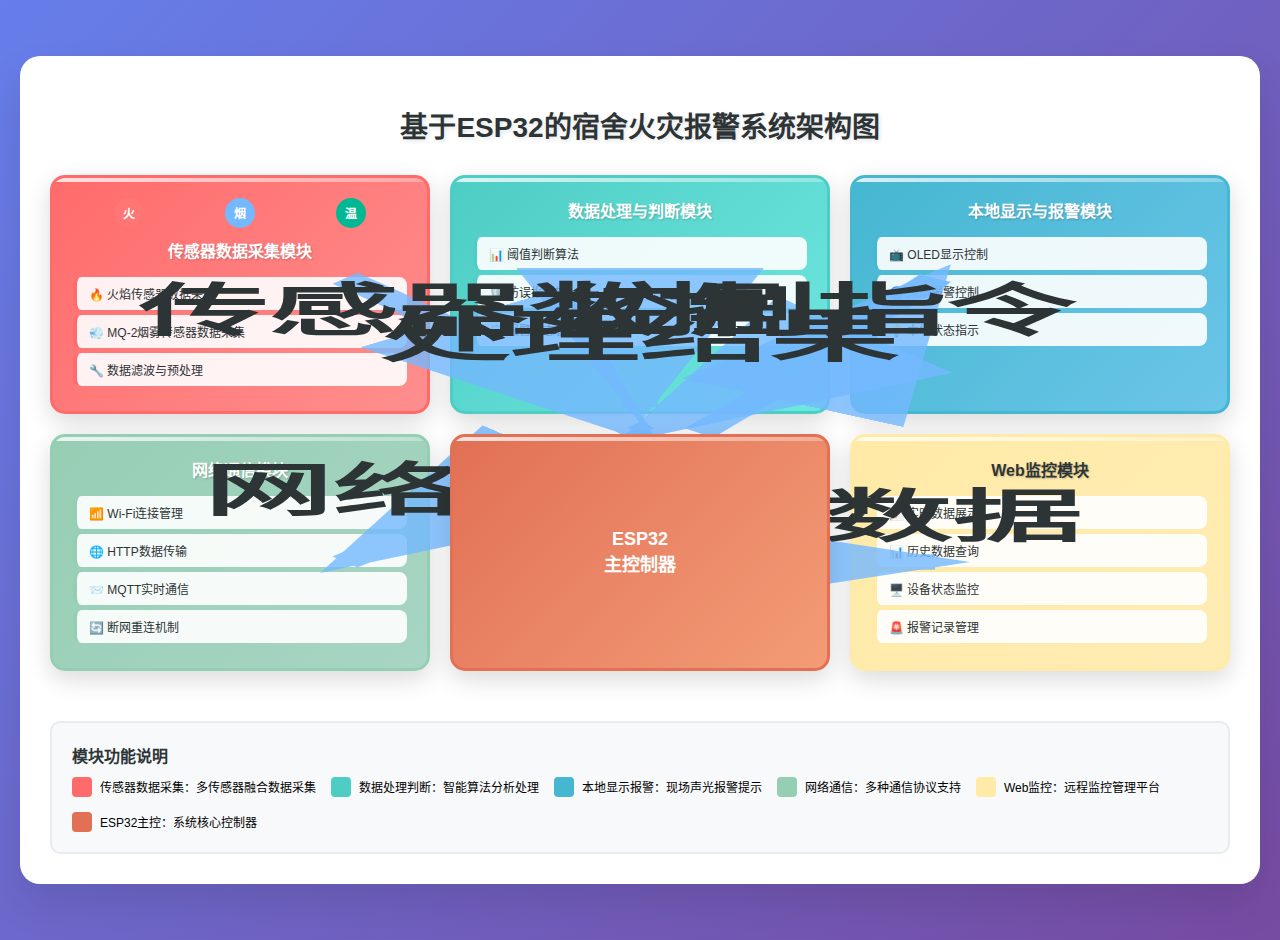
<file: 整体/esp32_architecture.html>
<!DOCTYPE html>
<html lang="zh-CN">
<head>
    <meta charset="UTF-8">
    <meta name="viewport" content="width=device-width, initial-scale=1.0">
    <title>ESP32宿舍火灾报警系统架构图</title>
    <style>
        body {
            margin: 0;
            padding: 20px;
            font-family: 'Microsoft YaHei', 'SimHei', sans-serif;
            background: linear-gradient(135deg, #667eea 0%, #764ba2 100%);
            min-height: 100vh;
            display: flex;
            justify-content: center;
            align-items: center;
        }
        
        .container {
            background: white;
            border-radius: 20px;
            box-shadow: 0 20px 40px rgba(0,0,0,0.1);
            padding: 30px;
            max-width: 1200px;
            width: 100%;
        }
        
        .title {
            text-align: center;
            font-size: 28px;
            font-weight: bold;
            color: #2D3436;
            margin-bottom: 30px;
            text-shadow: 2px 2px 4px rgba(0,0,0,0.1);
        }
        
        .architecture {
            display: grid;
            grid-template-columns: 1fr 1fr 1fr;
            grid-template-rows: auto auto auto;
            gap: 20px;
            position: relative;
        }
        
        .module {
            background: white;
            border-radius: 15px;
            padding: 20px;
            box-shadow: 0 8px 25px rgba(0,0,0,0.15);
            border: 3px solid;
            transition: transform 0.3s ease, box-shadow 0.3s ease;
            position: relative;
            overflow: hidden;
        }
        
        .module:hover {
            transform: translateY(-5px);
            box-shadow: 0 15px 35px rgba(0,0,0,0.2);
        }
        
        .module::before {
            content: '';
            position: absolute;
            top: 0;
            left: 0;
            right: 0;
            height: 4px;
            background: linear-gradient(90deg, rgba(255,255,255,0.8), rgba(255,255,255,0.3));
        }
        
        .sensor-module {
            border-color: #FF6B6B;
            background: linear-gradient(135deg, #FF6B6B 0%, #FF8E8E 100%);
            color: white;
        }
        
        .processing-module {
            border-color: #4ECDC4;
            background: linear-gradient(135deg, #4ECDC4 0%, #6EE7DF 100%);
            color: white;
        }
        
        .display-module {
            border-color: #45B7D1;
            background: linear-gradient(135deg, #45B7D1 0%, #6BC5E8 100%);
            color: white;
        }
        
        .network-module {
            border-color: #96CEB4;
            background: linear-gradient(135deg, #96CEB4 0%, #A8D5C4 100%);
            color: white;
        }
        
        .web-module {
            border-color: #FFEAA7;
            background: linear-gradient(135deg, #FFEAA7 0%, #FFECB3 100%);
            color: #2D3436;
        }
        
        .esp32-core {
            grid-column: 2;
            grid-row: 2;
            border-color: #E17055;
            background: linear-gradient(135deg, #E17055 0%, #F39C76 100%);
            color: white;
            text-align: center;
            font-size: 18px;
            font-weight: bold;
            display: flex;
            align-items: center;
            justify-content: center;
            z-index: 10;
        }
        
        .module-title {
            font-size: 16px;
            font-weight: bold;
            margin-bottom: 15px;
            text-align: center;
            text-shadow: 1px 1px 2px rgba(0,0,0,0.2);
        }
        
        .submodule {
            background: rgba(255,255,255,0.9);
            border-radius: 8px;
            padding: 8px 12px;
            margin: 5px 0;
            font-size: 12px;
            border-left: 4px solid;
            transition: all 0.3s ease;
        }
        
        .submodule:hover {
            transform: translateX(5px);
            box-shadow: 0 4px 12px rgba(0,0,0,0.15);
        }
        
        .sensor-submodule {
            border-left-color: #FF6B6B;
            color: #2D3436;
        }
        
        .processing-submodule {
            border-left-color: #4ECDC4;
            color: #2D3436;
        }
        
        .display-submodule {
            border-left-color: #45B7D1;
            color: #2D3436;
        }
        
        .network-submodule {
            border-left-color: #96CEB4;
            color: #2D3436;
        }
        
        .web-submodule {
            border-left-color: #FFEAA7;
            color: #2D3436;
        }
        
        .sensor-icons {
            display: flex;
            justify-content: space-around;
            margin-bottom: 10px;
        }
        
        .sensor-icon {
            width: 30px;
            height: 30px;
            border-radius: 50%;
            display: flex;
            align-items: center;
            justify-content: center;
            font-weight: bold;
            color: white;
            font-size: 12px;
        }
        
        .flame-icon {
            background: #FF7675;
        }
        
        .smoke-icon {
            background: #74B9FF;
        }
        
        .temp-icon {
            background: #00B894;
        }
        
        .connections {
            position: absolute;
            top: 0;
            left: 0;
            width: 100%;
            height: 100%;
            pointer-events: none;
            z-index: 5;
        }
        
        .arrow {
            stroke: #74B9FF;
            stroke-width: 3;
            fill: none;
            marker-end: url(#arrowhead);
            opacity: 0.8;
        }
        
        .data-label {
            font-size: 11px;
            fill: #2D3436;
            font-weight: bold;
            text-anchor: middle;
        }
        
        .legend {
            margin-top: 30px;
            padding: 20px;
            background: #F8F9FA;
            border-radius: 10px;
            border: 2px solid #E9ECEF;
        }
        
        .legend-title {
            font-size: 16px;
            font-weight: bold;
            margin-bottom: 10px;
            color: #2D3436;
        }
        
        .legend-items {
            display: flex;
            flex-wrap: wrap;
            gap: 15px;
        }
        
        .legend-item {
            display: flex;
            align-items: center;
            gap: 8px;
            font-size: 12px;
        }
        
        .legend-color {
            width: 20px;
            height: 20px;
            border-radius: 4px;
        }
        
        @media (max-width: 768px) {
            .architecture {
                grid-template-columns: 1fr;
                grid-template-rows: auto;
            }
            
            .esp32-core {
                grid-column: 1;
                grid-row: auto;
            }
        }
    </style>
</head>
<body>
    <div class="container">
        <h1 class="title">基于ESP32的宿舍火灾报警系统架构图</h1>
        
        <div class="architecture">
            <!-- 传感器数据采集模块 -->
            <div class="module sensor-module">
                <div class="sensor-icons">
                    <div class="sensor-icon flame-icon">火</div>
                    <div class="sensor-icon smoke-icon">烟</div>
                    <div class="sensor-icon temp-icon">温</div>
                </div>
                <div class="module-title">传感器数据采集模块</div>
                <div class="submodule sensor-submodule">🔥 火焰传感器数据采集</div>
                <div class="submodule sensor-submodule">💨 MQ-2烟雾传感器数据采集</div>
                <div class="submodule sensor-submodule">🔧 数据滤波与预处理</div>
            </div>
            
            <!-- 数据处理与判断模块 -->
            <div class="module processing-module">
                <div class="module-title">数据处理与判断模块</div>
                <div class="submodule processing-submodule">📊 阈值判断算法</div>
                <div class="submodule processing-submodule">🛡️ 防误报逻辑</div>
                <div class="submodule processing-submodule">📋 报警状态管理</div>
            </div>
            
            <!-- 本地显示与报警模块 -->
            <div class="module display-module">
                <div class="module-title">本地显示与报警模块</div>
                <div class="submodule display-submodule">📺 OLED显示控制</div>
                <div class="submodule display-submodule">🌀 风扇报警控制</div>
                <div class="submodule display-submodule">💡 本地状态指示</div>
            </div>
            
            <!-- ESP32核心控制器 -->
            <div class="module esp32-core">
                ESP32<br>主控制器
            </div>
            
            <!-- 网络通信模块 -->
            <div class="module network-module">
                <div class="module-title">网络通信模块</div>
                <div class="submodule network-submodule">📶 Wi-Fi连接管理</div>
                <div class="submodule network-submodule">🌐 HTTP数据传输</div>
                <div class="submodule network-submodule">📨 MQTT实时通信</div>
                <div class="submodule network-submodule">🔄 断网重连机制</div>
            </div>
            
            <!-- Web监控模块 -->
            <div class="module web-module">
                <div class="module-title">Web监控模块</div>
                <div class="submodule web-submodule">📈 实时数据展示</div>
                <div class="submodule web-submodule">📊 历史数据查询</div>
                <div class="submodule web-submodule">🖥️ 设备状态监控</div>
                <div class="submodule web-submodule">🚨 报警记录管理</div>
            </div>
            
            <!-- SVG连接线 -->
            <svg class="connections" viewBox="0 0 100 100" preserveAspectRatio="none">
                <defs>
                    <marker id="arrowhead" markerWidth="10" markerHeight="7" 
                            refX="9" refY="3.5" orient="auto">
                        <polygon points="0 0, 10 3.5, 0 7" fill="#74B9FF" />
                    </marker>
                </defs>
                
                <!-- 传感器到ESP32 -->
                <path class="arrow" d="M 25 20 Q 40 35 50 50" />
                
                <!-- 数据处理到ESP32 -->
                <path class="arrow" d="M 50 20 Q 50 35 50 45" />
                
                <!-- 显示报警到ESP32 -->
                <path class="arrow" d="M 75 20 Q 65 35 50 50" />
                
                <!-- ESP32到网络通信 -->
                <path class="arrow" d="M 50 55 Q 35 65 25 75" />
                
                <!-- 网络通信到Web监控 -->
                <path class="arrow" d="M 50 75 L 75 75" />
                
                <!-- ESP32到显示报警 -->
                <path class="arrow" d="M 55 50 Q 70 30 75 20" />
                
                <!-- 数据流向标签 -->
                <text x="35" y="30" class="data-label">传感器数据</text>
                <text x="50" y="35" class="data-label">处理结果</text>
                <text x="65" y="30" class="data-label">控制指令</text>
                <text x="35" y="65" class="data-label">网络数据</text>
                <text x="65" y="70" class="data-label">Web数据</text>
            </svg>
        </div>
        
        <!-- 图例 -->
        <div class="legend">
            <div class="legend-title">模块功能说明</div>
            <div class="legend-items">
                <div class="legend-item">
                    <div class="legend-color" style="background: #FF6B6B;"></div>
                    <span>传感器数据采集：多传感器融合数据采集</span>
                </div>
                <div class="legend-item">
                    <div class="legend-color" style="background: #4ECDC4;"></div>
                    <span>数据处理判断：智能算法分析处理</span>
                </div>
                <div class="legend-item">
                    <div class="legend-color" style="background: #45B7D1;"></div>
                    <span>本地显示报警：现场声光报警提示</span>
                </div>
                <div class="legend-item">
                    <div class="legend-color" style="background: #96CEB4;"></div>
                    <span>网络通信：多种通信协议支持</span>
                </div>
                <div class="legend-item">
                    <div class="legend-color" style="background: #FFEAA7;"></div>
                    <span>Web监控：远程监控管理平台</span>
                </div>
                <div class="legend-item">
                    <div class="legend-color" style="background: #E17055;"></div>
                    <span>ESP32主控：系统核心控制器</span>
                </div>
            </div>
        </div>
    </div>
</body>
</html>
</file>
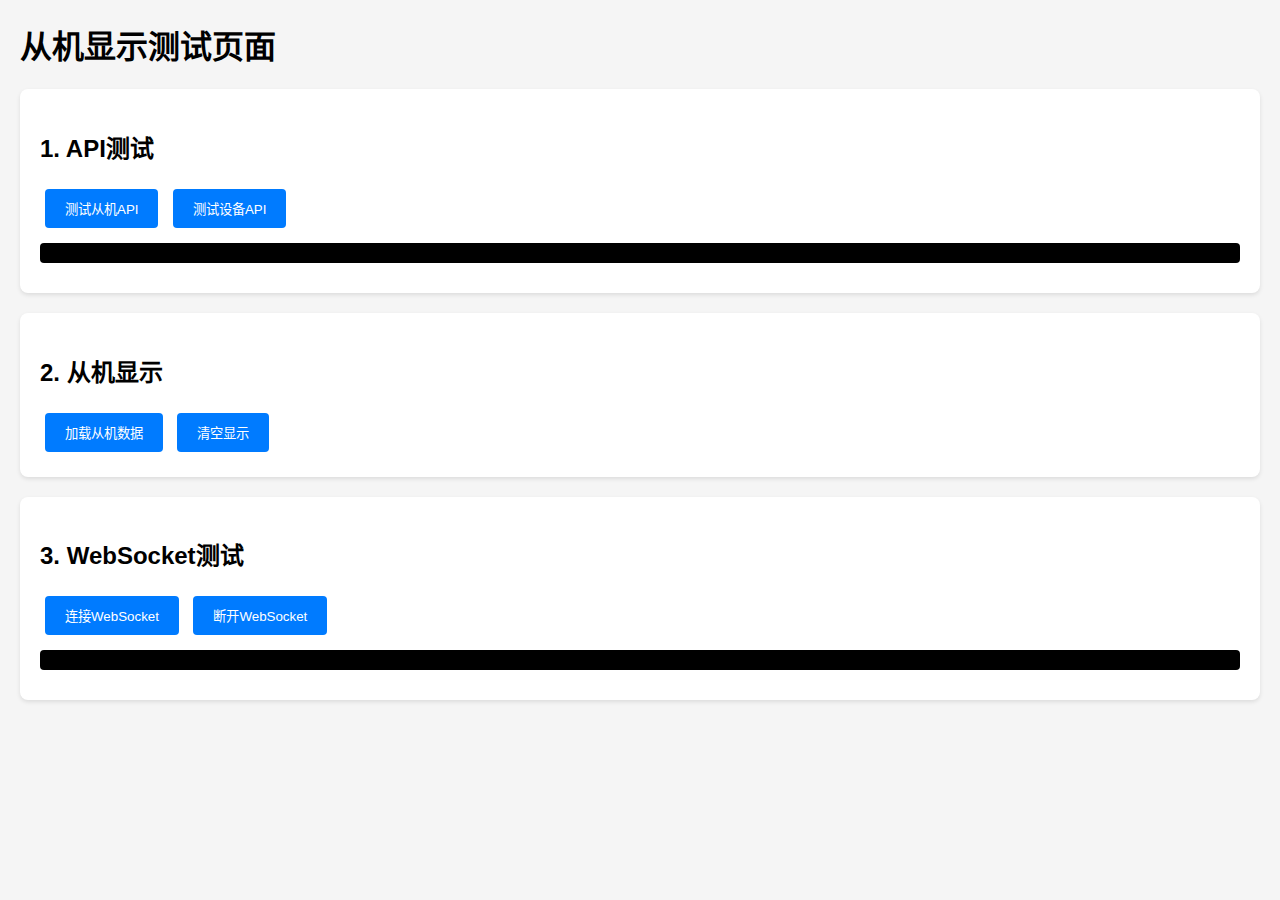
<file: web/templates/test_slaves.html>
<!DOCTYPE html>
<html lang="zh-CN">
<head>
    <meta charset="UTF-8">
    <meta name="viewport" content="width=device-width, initial-scale=1.0">
    <title>从机显示测试</title>
    <style>
        body {
            font-family: Arial, sans-serif;
            margin: 20px;
            background: #f5f5f5;
        }
        .test-section {
            background: white;
            padding: 20px;
            margin: 20px 0;
            border-radius: 8px;
            box-shadow: 0 2px 4px rgba(0,0,0,0.1);
        }
        .slave-card {
            border: 1px solid #ddd;
            border-radius: 8px;
            padding: 15px;
            margin: 10px 0;
            background: #f9f9f9;
        }
        .slave-card.normal {
            border-left: 4px solid #28a745;
        }
        .slave-card.warning {
            border-left: 4px solid #ffc107;
        }
        .slave-card.alarm {
            border-left: 4px solid #dc3545;
        }
        .btn {
            background: #007bff;
            color: white;
            border: none;
            padding: 10px 20px;
            border-radius: 4px;
            cursor: pointer;
            margin: 5px;
        }
        .btn:hover {
            background: #0056b3;
        }
        .log {
            background: #000;
            color: #0f0;
            padding: 10px;
            border-radius: 4px;
            font-family: monospace;
            max-height: 200px;
            overflow-y: auto;
            margin: 10px 0;
        }
    </style>
</head>
<body>
    <h1>从机显示测试页面</h1>

    <div class="test-section">
        <h2>1. API测试</h2>
        <button class="btn" onclick="testSlavesAPI()">测试从机API</button>
        <button class="btn" onclick="testDevicesAPI()">测试设备API</button>
        <div id="api-result" class="log"></div>
    </div>

    <div class="test-section">
        <h2>2. 从机显示</h2>
        <button class="btn" onclick="loadSlaves()">加载从机数据</button>
        <button class="btn" onclick="clearSlaves()">清空显示</button>
        <div id="slaves-container"></div>
    </div>

    <div class="test-section">
        <h2>3. WebSocket测试</h2>
        <button class="btn" onclick="connectWebSocket()">连接WebSocket</button>
        <button class="btn" onclick="disconnectWebSocket()">断开WebSocket</button>
        <div id="ws-log" class="log"></div>
    </div>

    <script src="https://cdn.socket.io/4.0.0/socket.io.min.js"></script>
    <script>
        let socket = null;
        const slaves = {};

        function log(elementId, message) {
            const logElement = document.getElementById(elementId);
            const timestamp = new Date().toLocaleTimeString();
            logElement.innerHTML += `[${timestamp}] ${message}\n`;
            logElement.scrollTop = logElement.scrollHeight;
        }

        async function testSlavesAPI() {
            try {
                log('api-result', '正在测试从机API...');
                const response = await fetch('/api/slaves');
                const data = await response.json();
                log('api-result', `成功获取从机数据: ${JSON.stringify(data, null, 2)}`);
            } catch (error) {
                log('api-result', `API测试失败: ${error.message}`);
            }
        }

        async function testDevicesAPI() {
            try {
                log('api-result', '正在测试设备API...');
                const response = await fetch('/api/devices');
                const data = await response.json();
                log('api-result', `成功获取设备数据: ${JSON.stringify(data, null, 2)}`);
            } catch (error) {
                log('api-result', `API测试失败: ${error.message}`);
            }
        }

        async function loadSlaves() {
            try {
                const container = document.getElementById('slaves-container');
                container.innerHTML = '<p>正在加载...</p>';

                const response = await fetch('/api/slaves');
                const data = await response.json();

                container.innerHTML = '';
                if (data.length === 0) {
                    container.innerHTML = '<p>暂无从机数据</p>';
                    return;
                }

                data.forEach(slave => {
                    const slaveCard = createSlaveCard(slave);
                    container.appendChild(slaveCard);
                });

                log('api-result', `成功加载 ${data.length} 个从机`);
            } catch (error) {
                log('api-result', `加载从机失败: ${error.message}`);
            }
        }

        function createSlaveCard(slave) {
            const card = document.createElement('div');
            card.className = `slave-card ${slave.overall_status || 'normal'}`;

            const latestData = slave.latest_data || {};

            card.innerHTML = `
                <h4>${slave.name || slave.device_id}</h4>
                <p><strong>位置:</strong> ${slave.location || '未知'}</p>
                <p><strong>状态:</strong> ${slave.overall_status || 'normal'}</p>
                <p><strong>火焰传感器:</strong> ${latestData.flame || 0}</p>
                <p><strong>烟雾传感器:</strong> ${latestData.smoke || 0}</p>
                <p><strong>最后更新:</strong> ${slave.last_seen || '未知'}</p>
            `;

            return card;
        }

        function clearSlaves() {
            document.getElementById('slaves-container').innerHTML = '';
            log('api-result', '已清空从机显示');
        }

        function connectWebSocket() {
            if (socket) {
                log('ws-log', 'WebSocket已经连接');
                return;
            }

            socket = io();
            log('ws-log', '正在连接WebSocket...');

            socket.on('connect', () => {
                log('ws-log', 'WebSocket连接成功');
            });

            socket.on('disconnect', () => {
                log('ws-log', 'WebSocket连接断开');
            });

            socket.on('slave_data_update', (slaveData) => {
                log('ws-log', `收到从机数据更新: ${JSON.stringify(slaveData)}`);
                // 这里可以添加实时更新从机显示的逻辑
            });

            socket.on('connect_error', (error) => {
                log('ws-log', `WebSocket连接错误: ${error.message}`);
            });
        }

        function disconnectWebSocket() {
            if (socket) {
                socket.disconnect();
                socket = null;
                log('ws-log', 'WebSocket已断开');
            }
        }
    </script>
</body>
</html>
</file>
